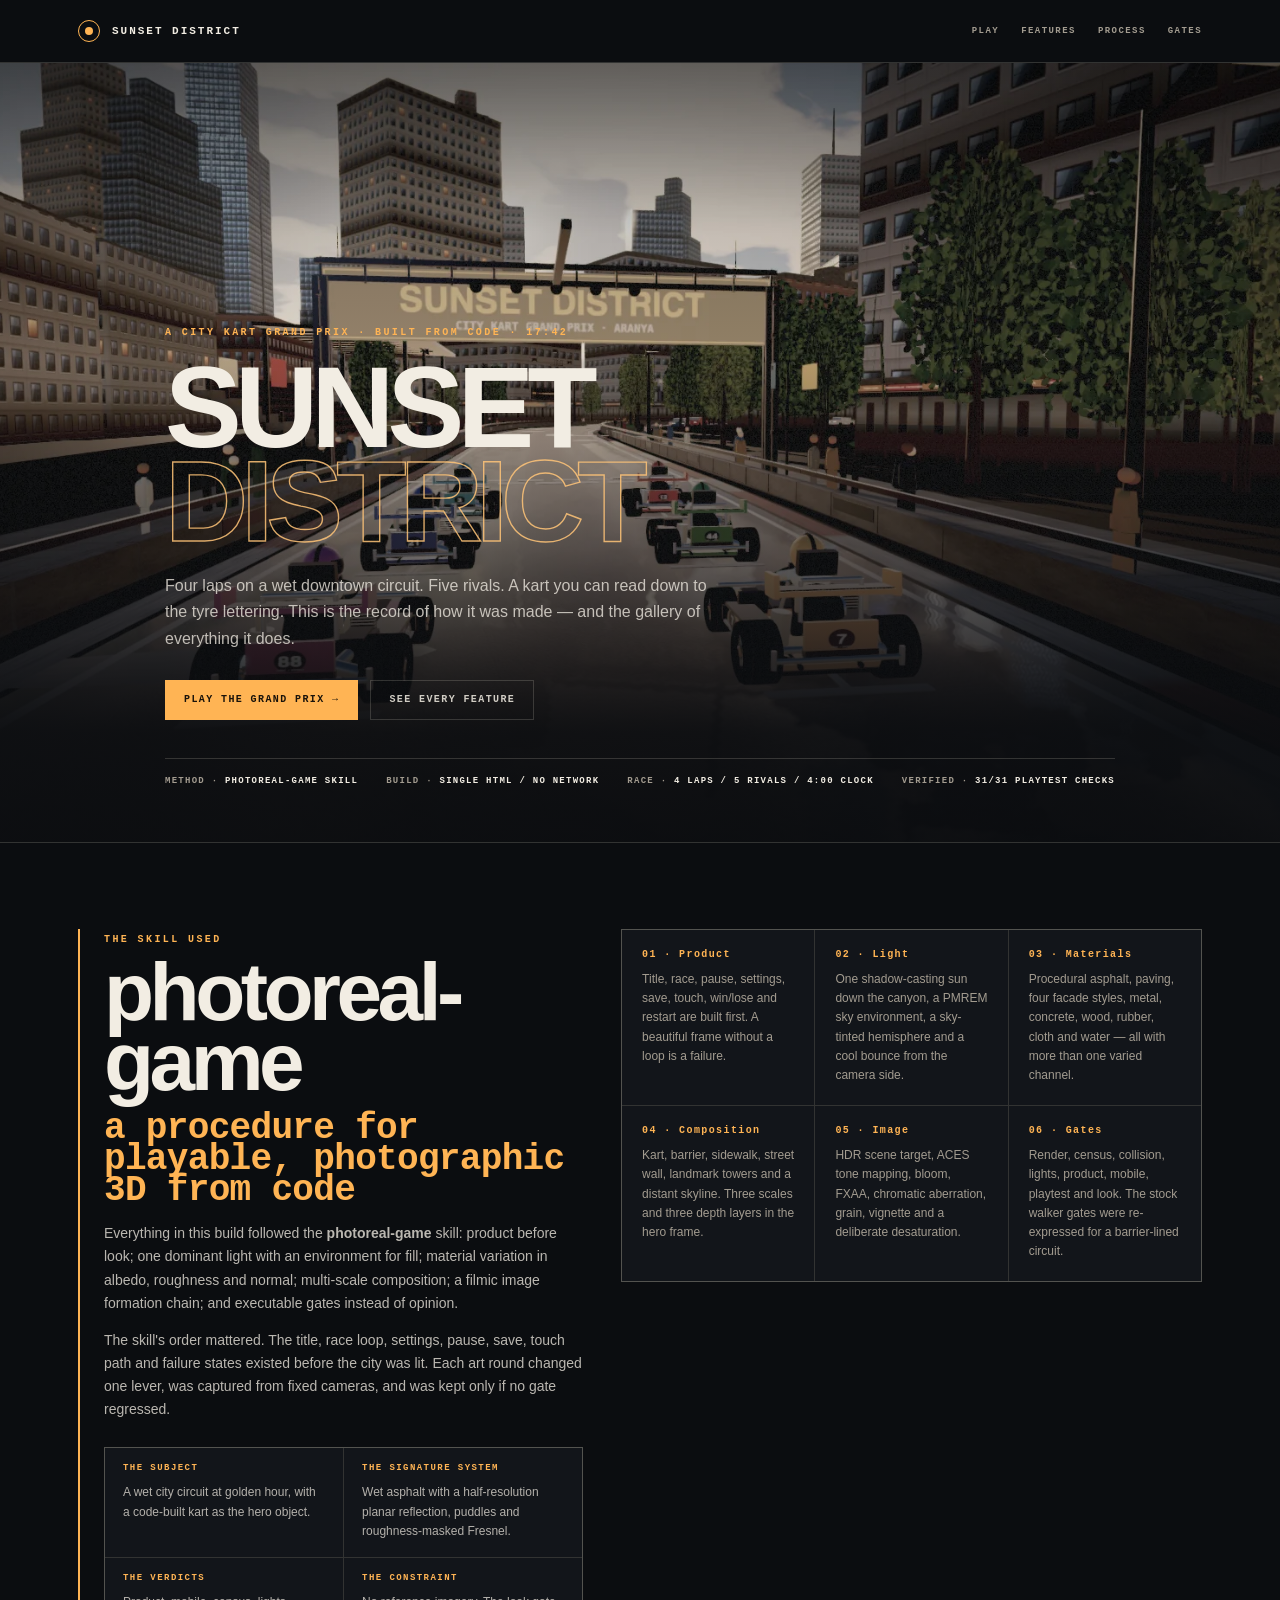
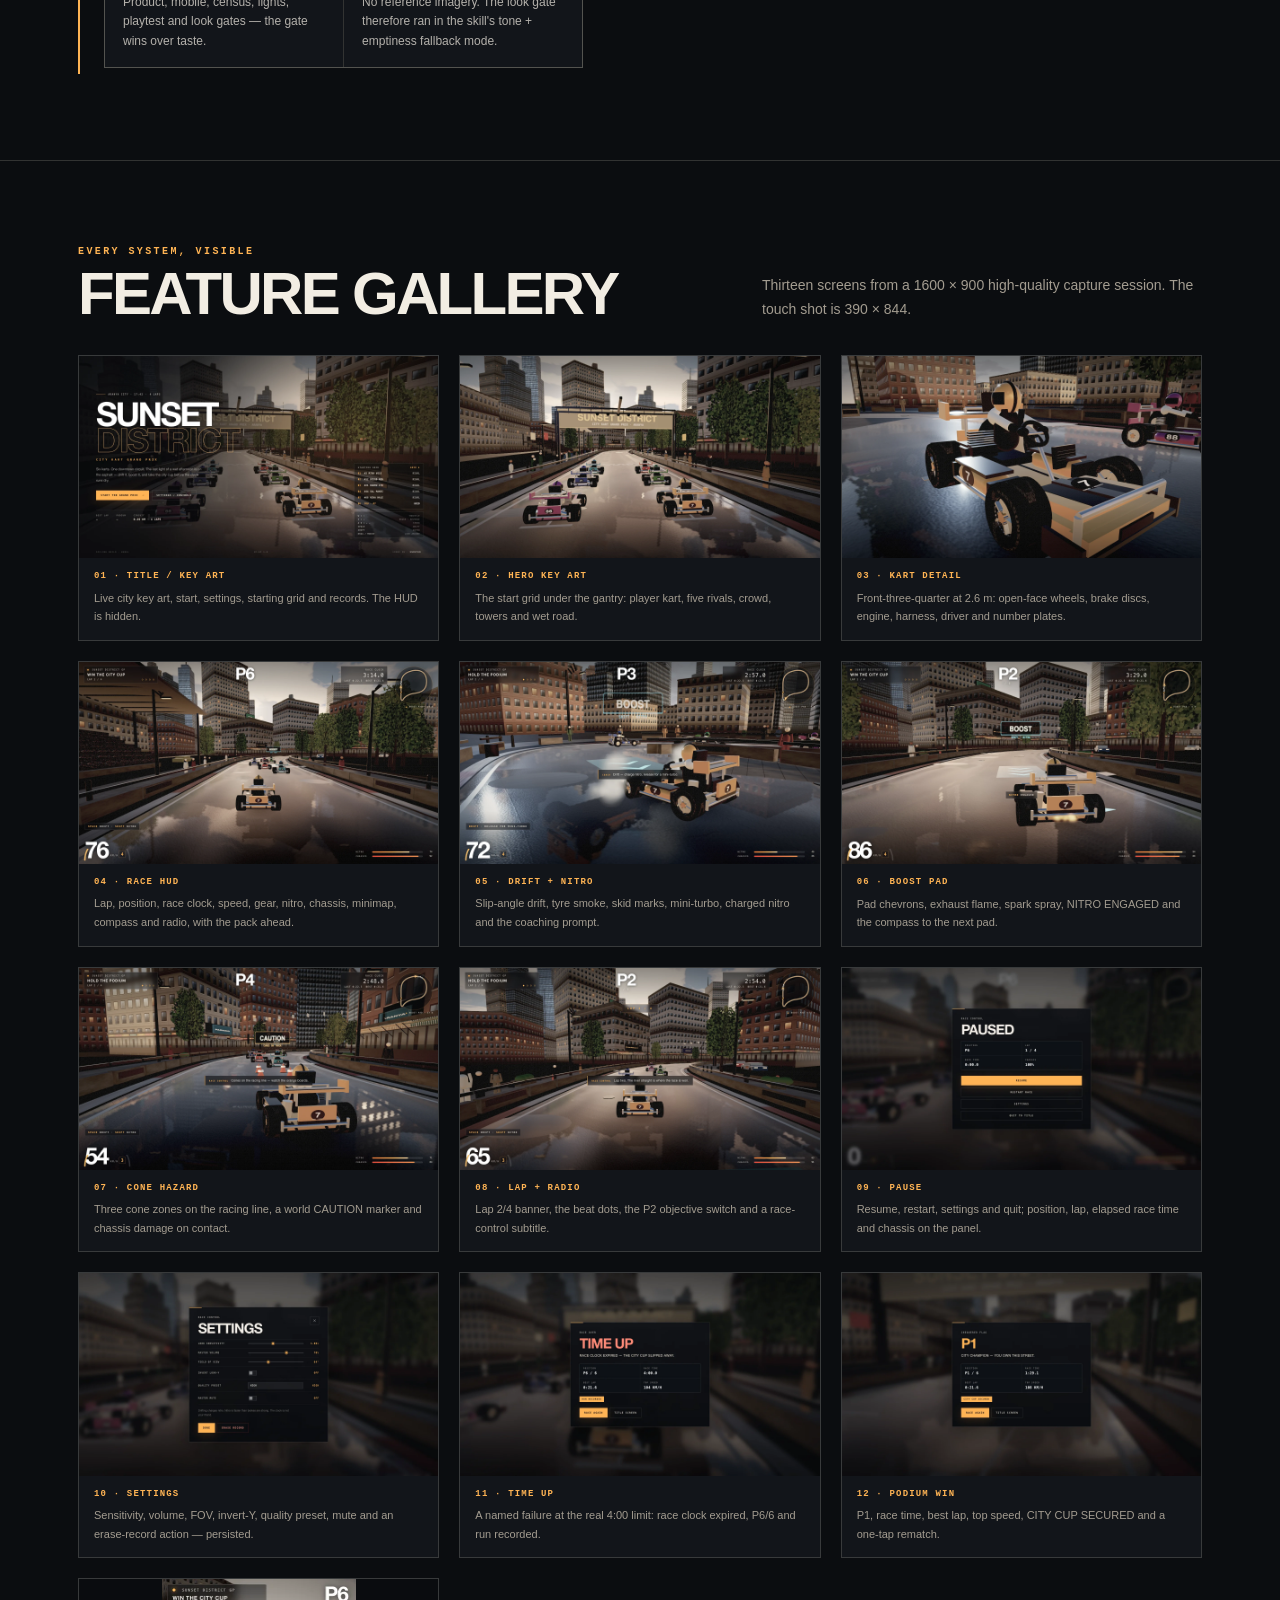
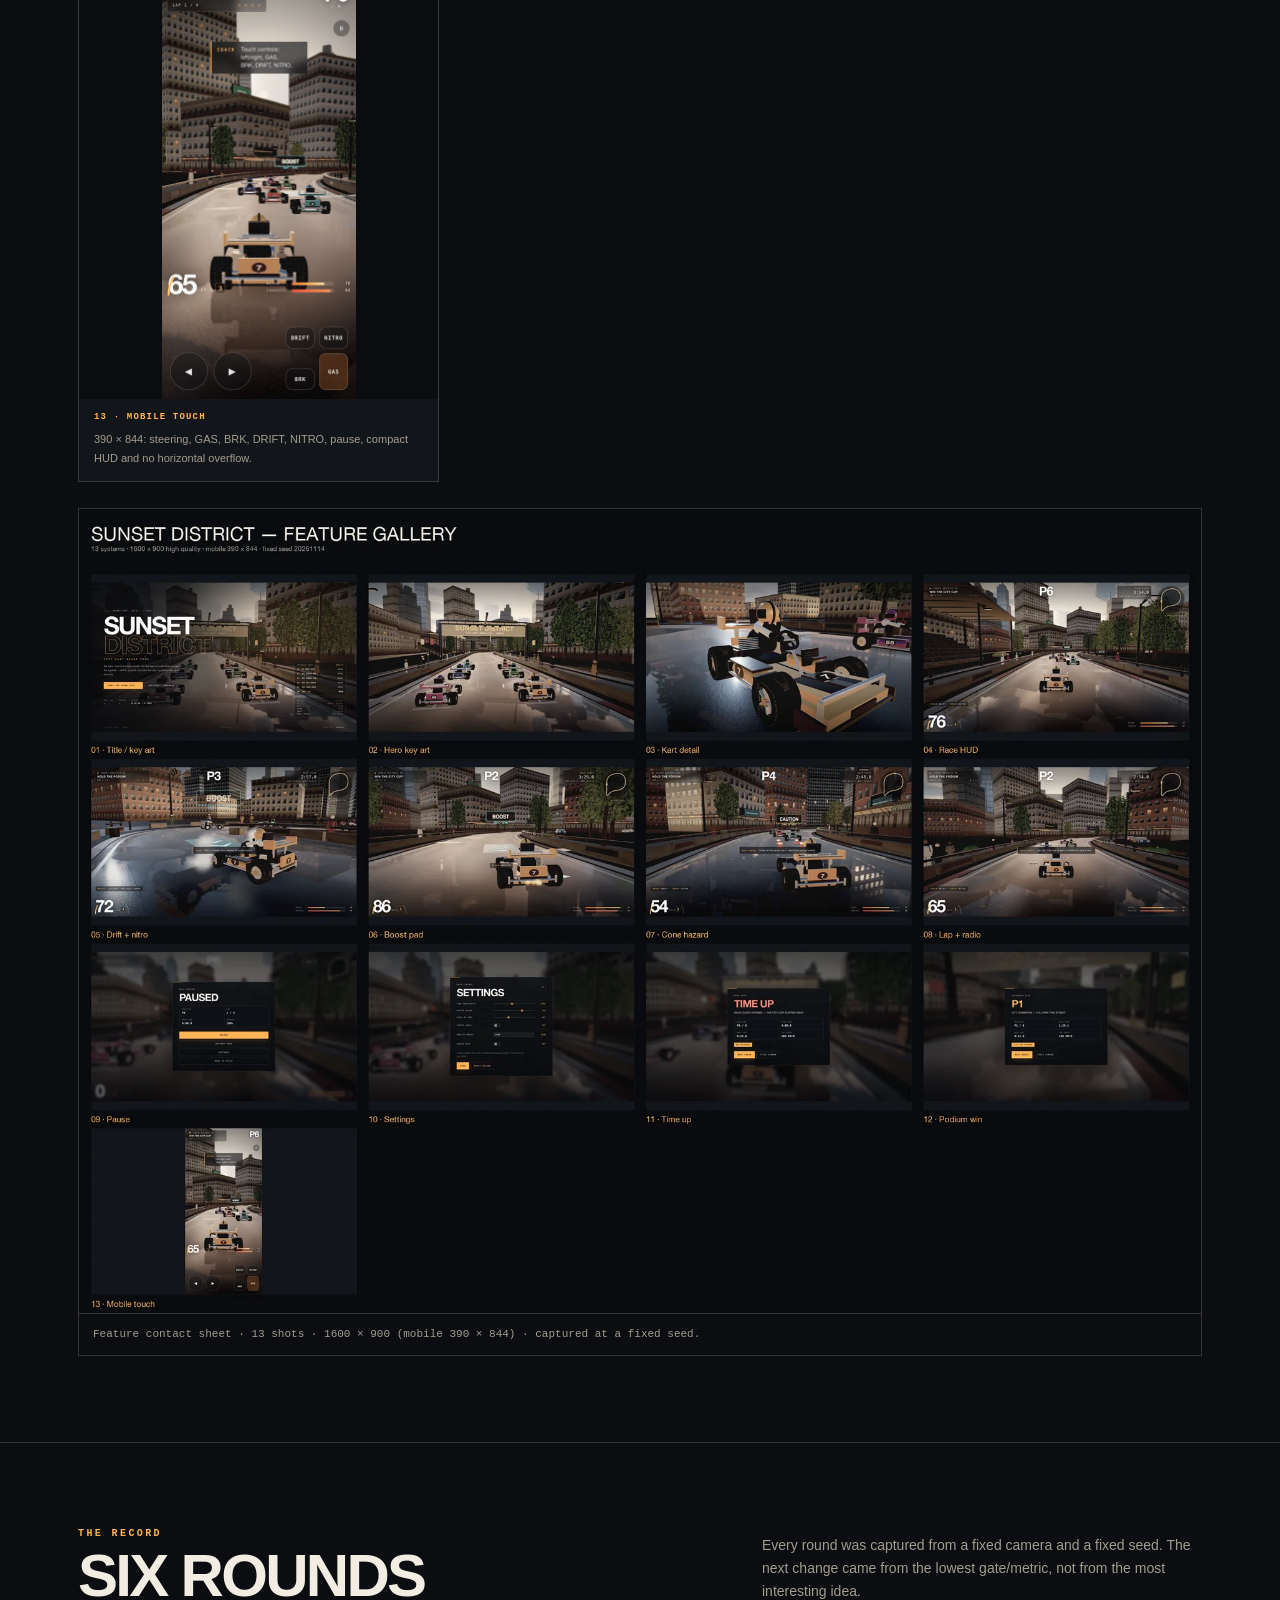
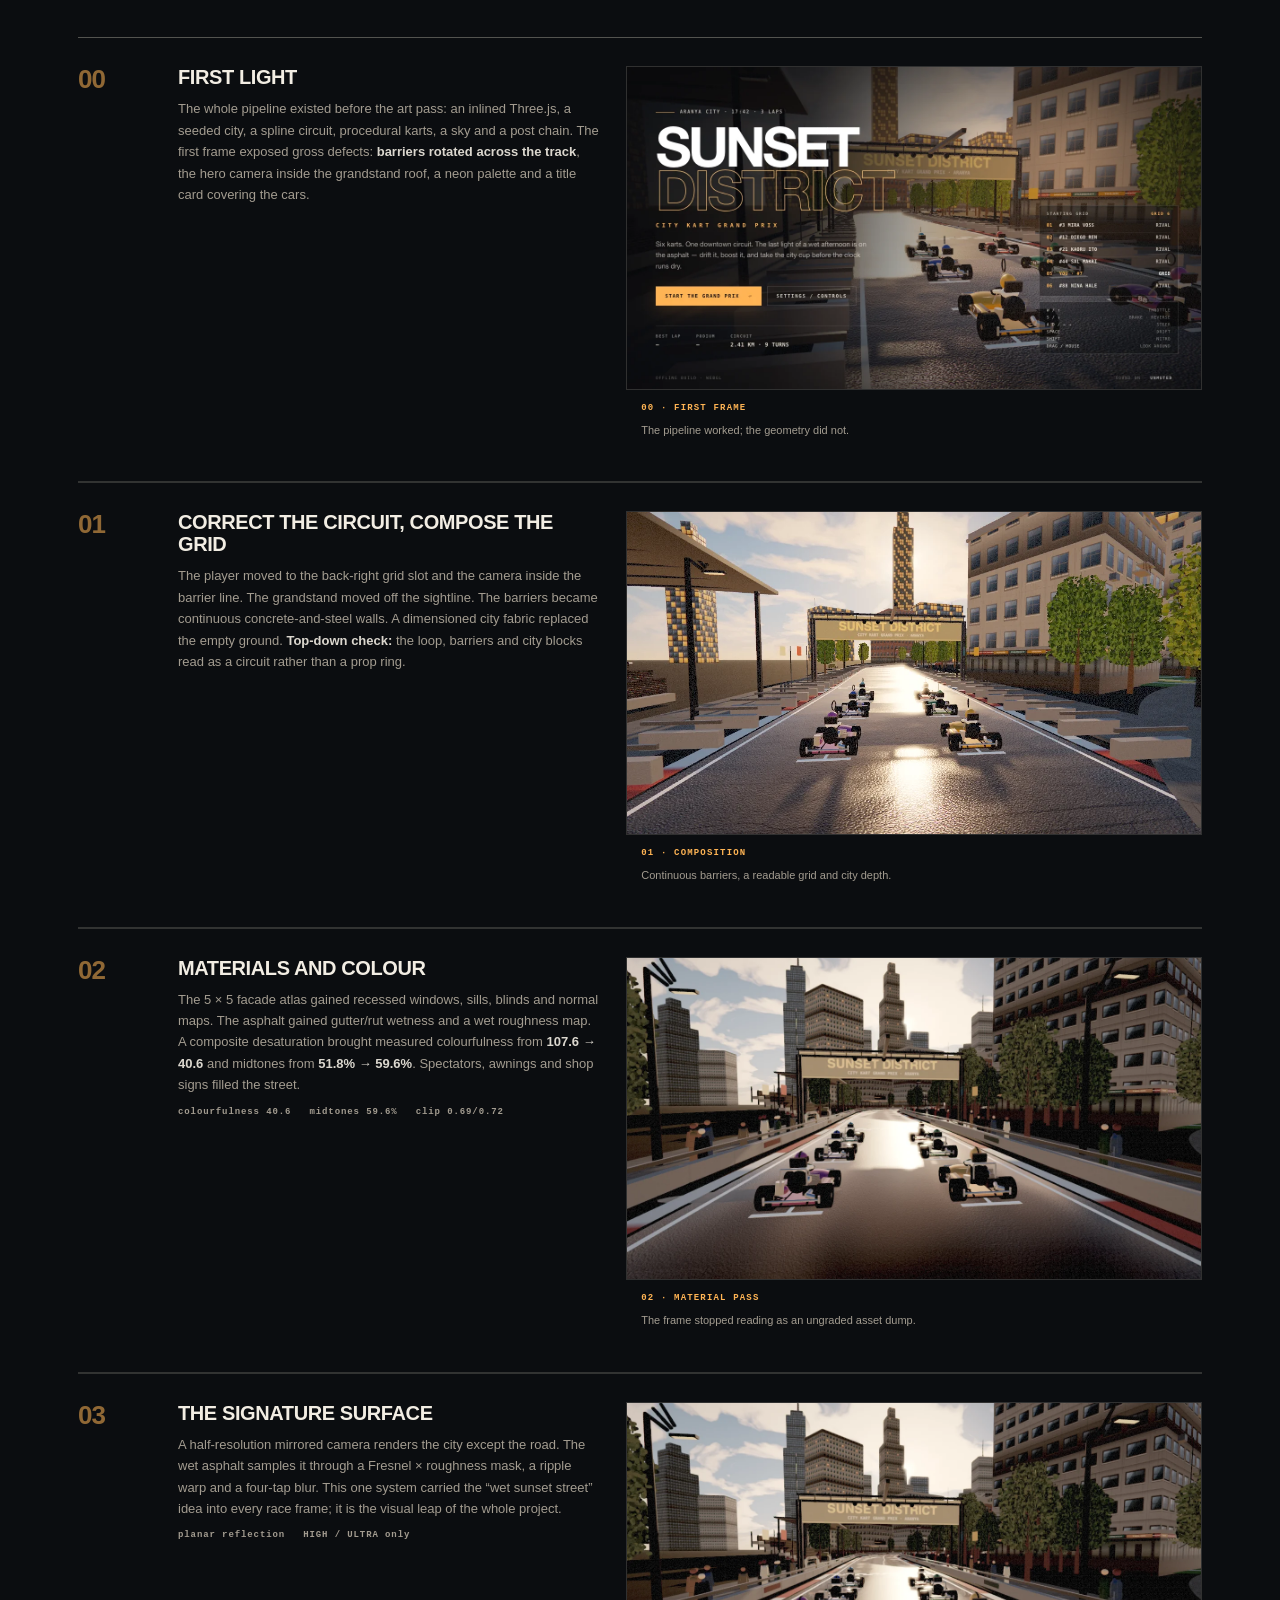
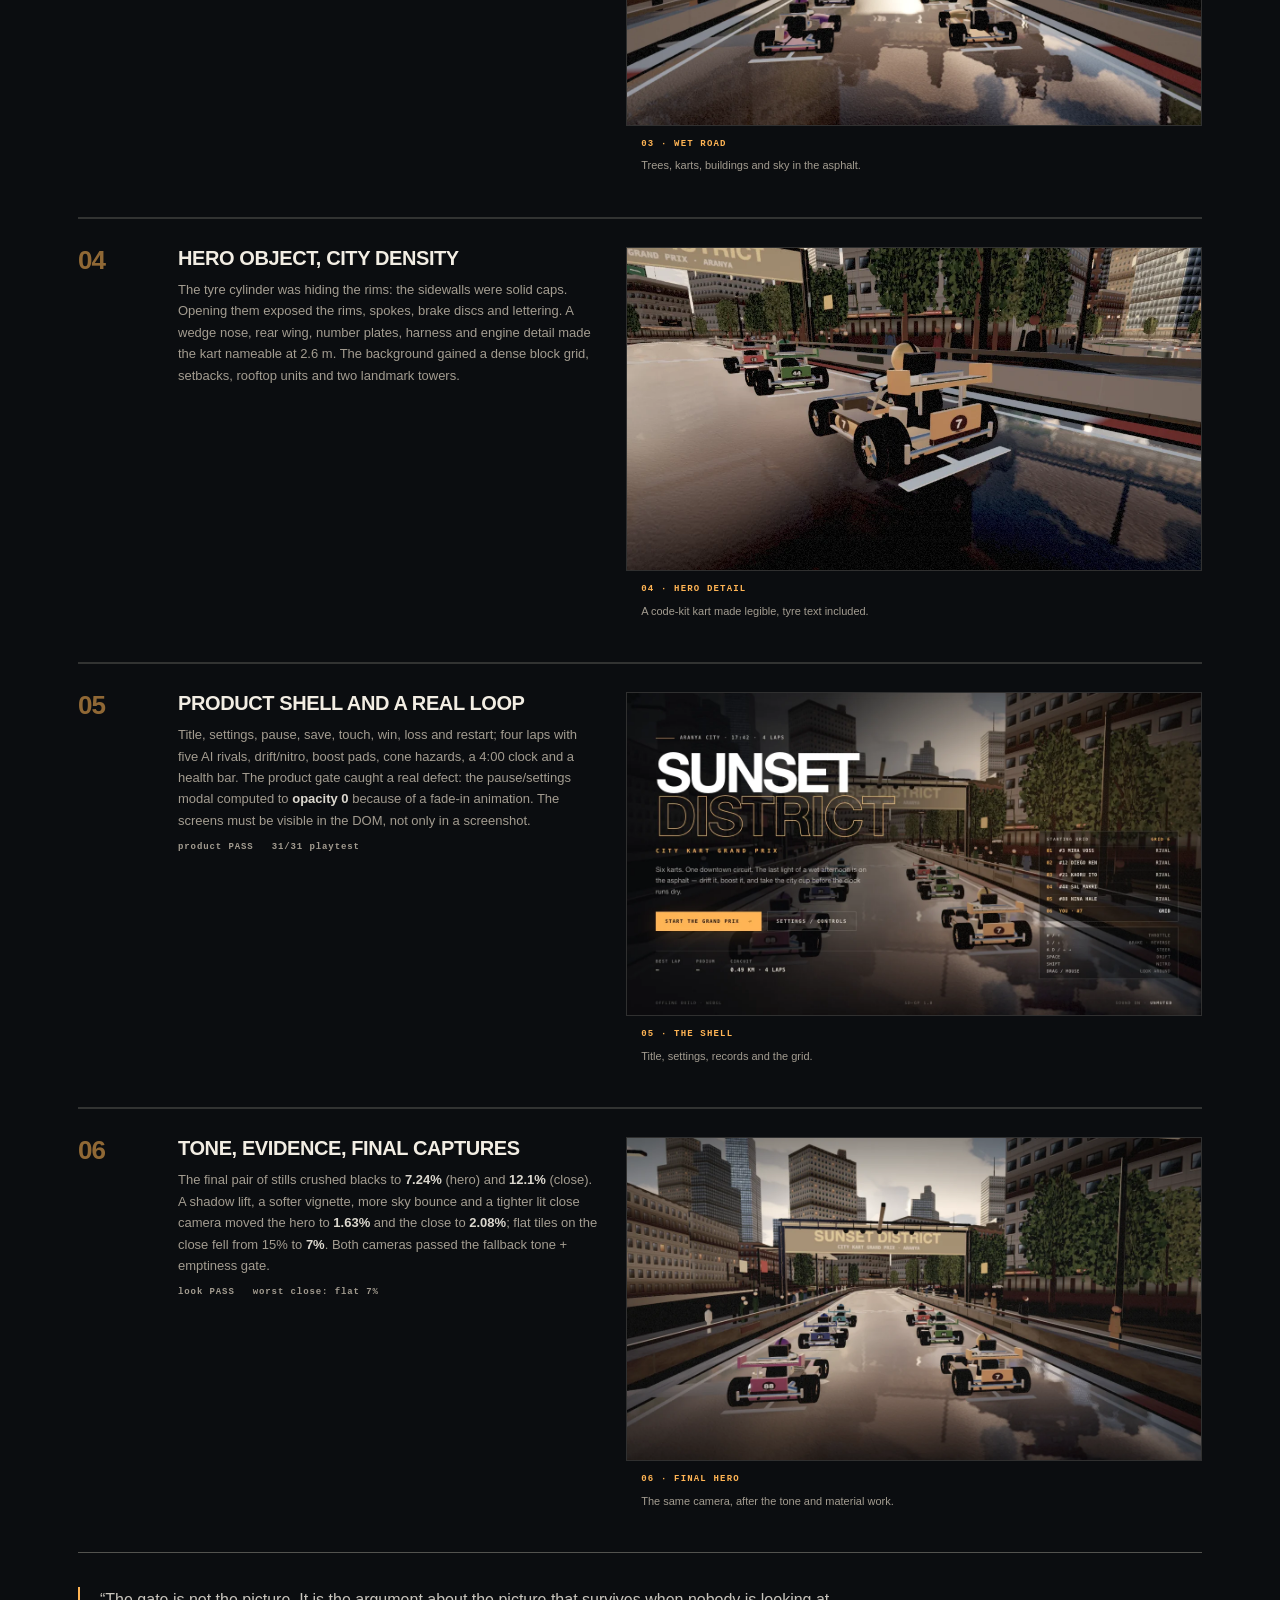
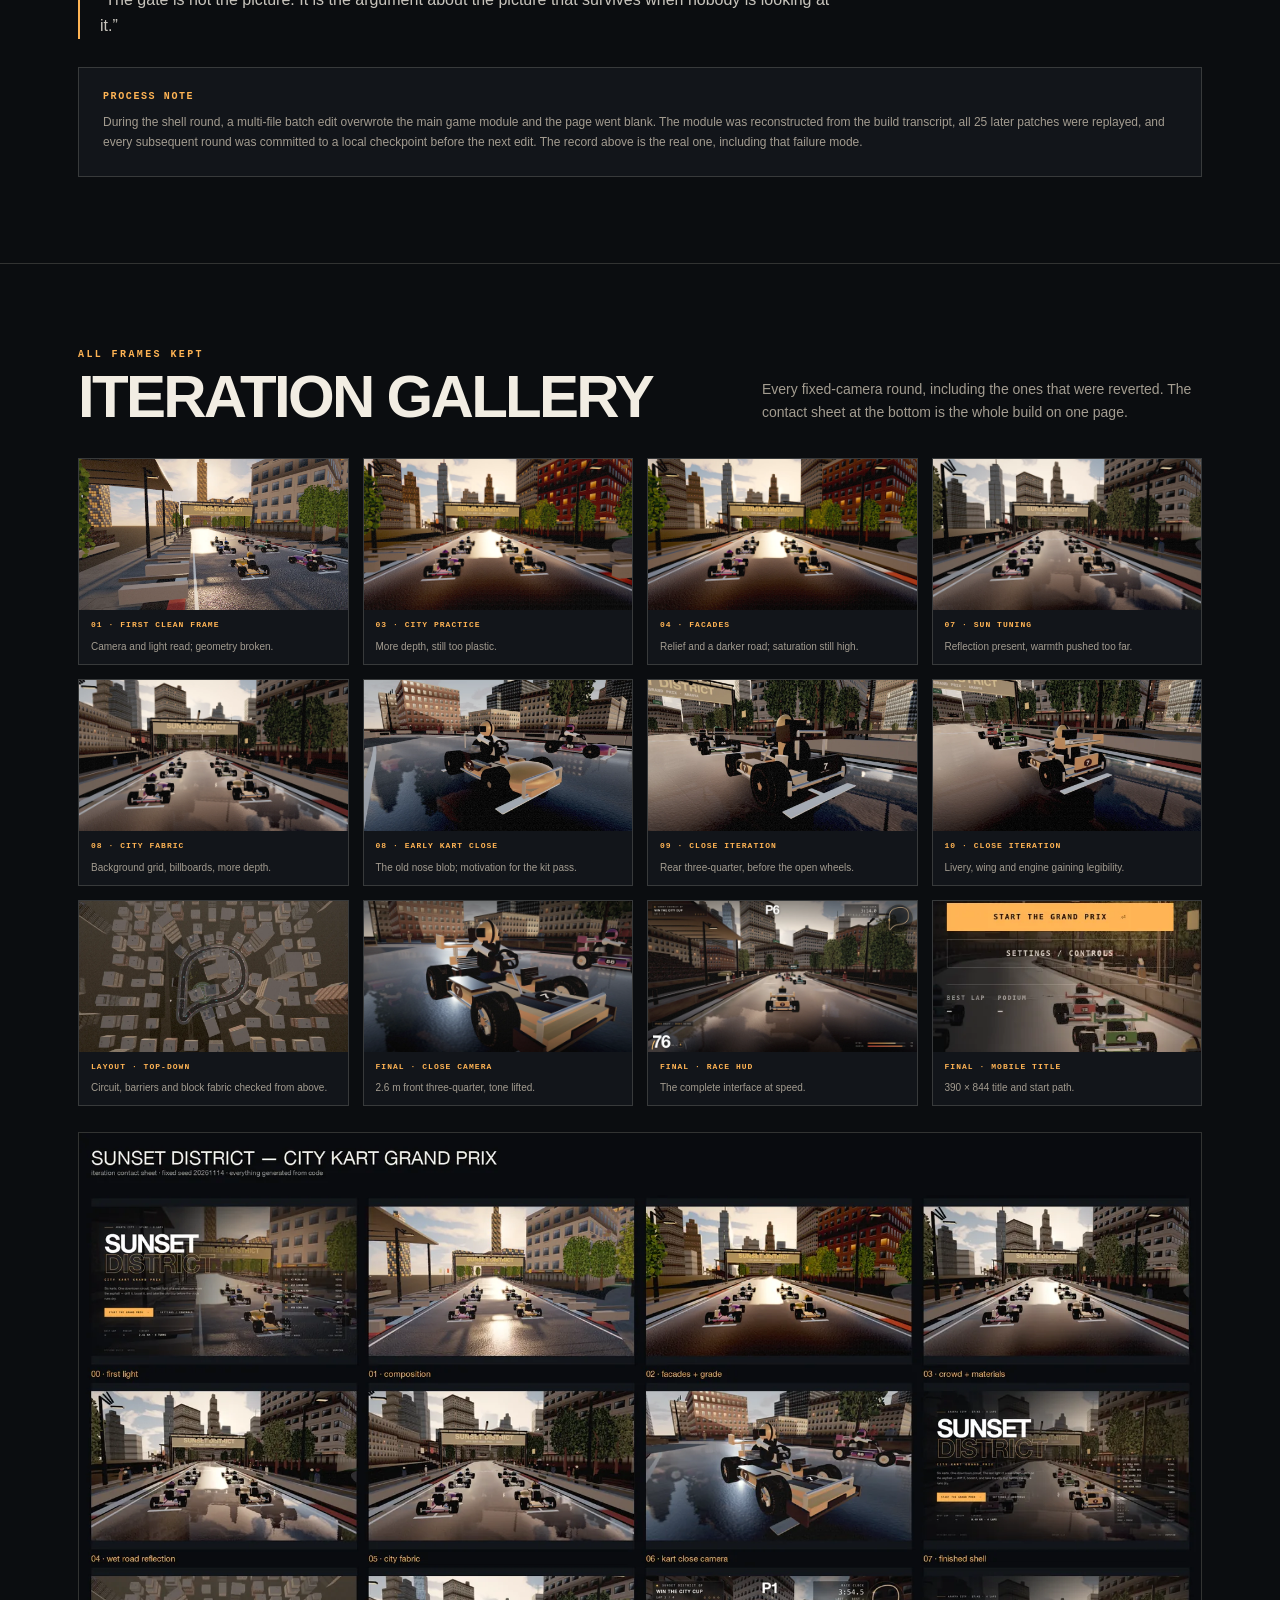
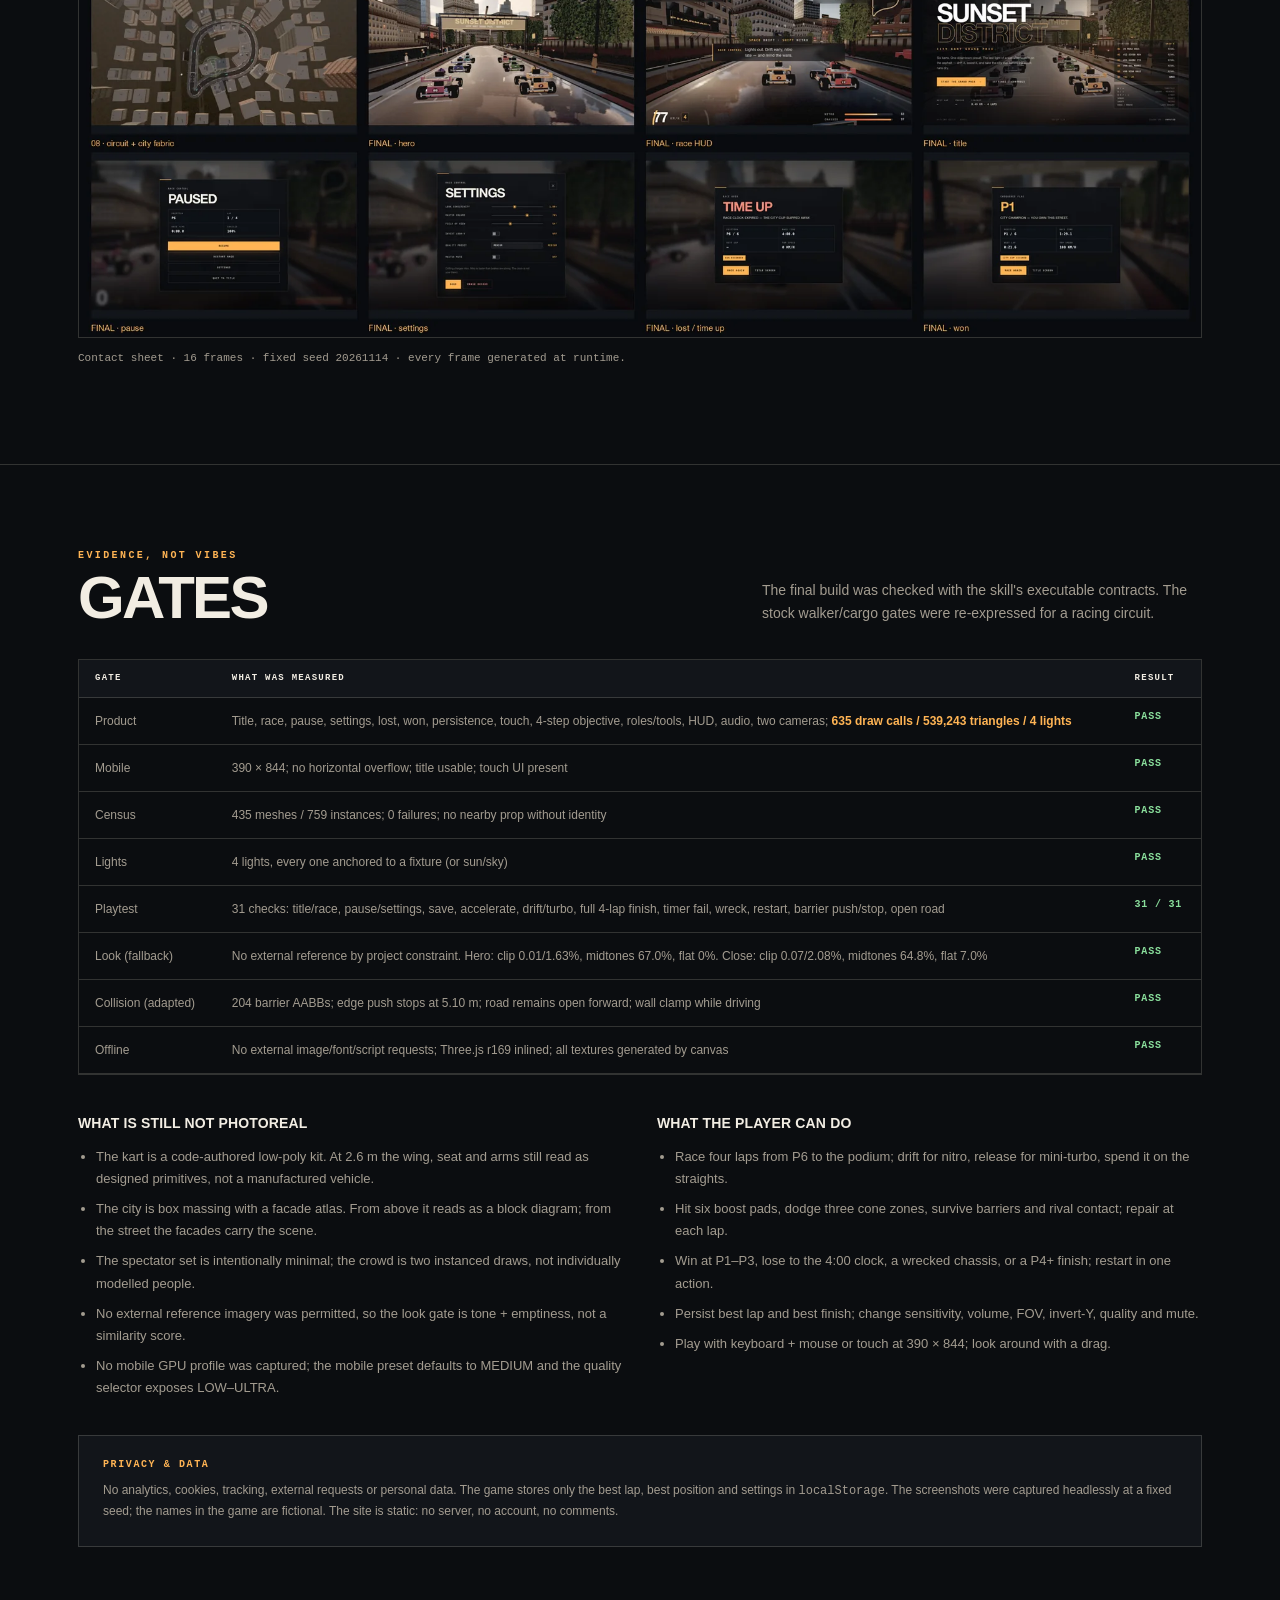
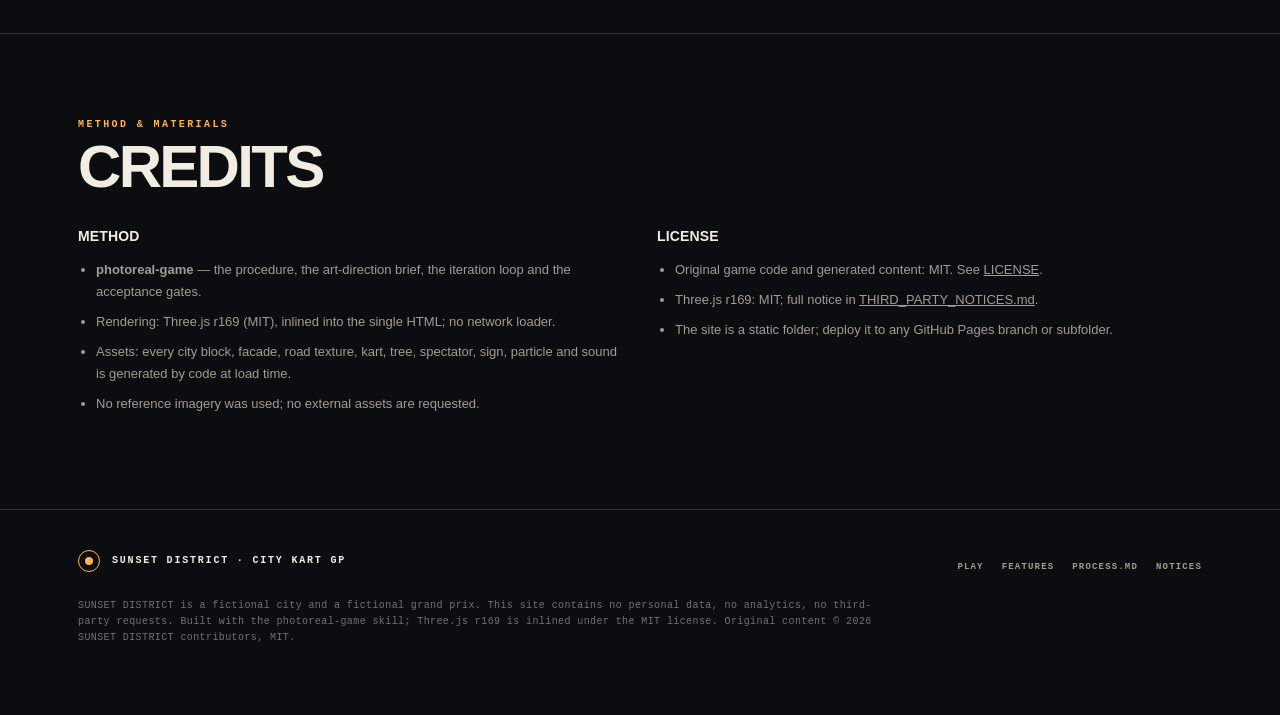
<file: process.html>
<!doctype html>
<html lang="en">
<head>
<meta charset="utf-8">
<meta name="viewport" content="width=device-width, initial-scale=1">
<title>How SUNSET DISTRICT was made — photoreal-game</title>
<meta name="description" content="The iteration record and feature gallery for SUNSET DISTRICT, a code-generated city kart racer built with the photoreal-game skill.">
<link rel="icon" href="data:image/svg+xml,%3Csvg xmlns='http://www.w3.org/2000/svg' viewBox='0 0 64 64'%3E%3Crect width='64' height='64' fill='%230b0d10'/%3E%3Ccircle cx='32' cy='32' r='21' fill='none' stroke='%23ffb454' stroke-width='4'/%3E%3Cpath d='M12 42h40L40 20H24z' fill='%23ffb454'/%3E%3C/svg%3E">
<style>
:root{--ink:#0b0d10;--panel:#12151a;--paper:#f2ede3;--muted:#a39c90;--amber:#ffb454;--hot:#ff7a2f;--line:rgba(255,244,228,.16);--mono:"SFMono-Regular",ui-monospace,Menlo,monospace;--sans:"Helvetica Neue",Inter,-apple-system,BlinkMacSystemFont,"Segoe UI",Arial,sans-serif}
*{box-sizing:border-box}
html{scroll-behavior:smooth}
body{margin:0;background:var(--ink);color:var(--paper);font-family:var(--sans);-webkit-font-smoothing:antialiased}
a{color:inherit}
.wrap{max-width:1180px;margin:0 auto;padding:0 28px}
.kicker{font:700 10px/1 var(--mono);letter-spacing:.24em;text-transform:uppercase;color:var(--amber)}
.muted{color:var(--muted)}
.nav{position:relative;z-index:10;background:#0b0d10;border-bottom:1px solid var(--line)}
.nav .wrap{display:flex;align-items:center;justify-content:space-between;height:62px;gap:20px}
.brand{display:flex;align-items:center;gap:12px;font:700 11px/1 var(--mono);letter-spacing:.18em;text-decoration:none;color:var(--paper)}
.brand i{display:block;width:22px;height:22px;border:1px solid var(--amber);border-radius:50%;position:relative}
.brand i:after{content:"";position:absolute;left:6px;top:6px;width:8px;height:8px;background:var(--amber);border-radius:50%}
.navlinks{display:flex;gap:22px;font:600 9px/1 var(--mono);letter-spacing:.16em;text-transform:uppercase;color:var(--muted)}
.navlinks a{text-decoration:none}.navlinks a:hover{color:var(--amber)}
.hero{position:relative;min-height:min(780px,92vh);display:flex;align-items:flex-end;border-bottom:1px solid var(--line);overflow:hidden}
.hero-bg{position:absolute;inset:0;background:url(assets/features/02-hero-keyshot.webp) center/cover no-repeat}
.hero:after{content:"";position:absolute;inset:0;background:linear-gradient(180deg,rgba(11,13,16,.35),rgba(11,13,16,.12) 38%,rgba(11,13,16,.94) 86%)}
.hero .wrap{position:relative;z-index:2;padding-top:90px;padding-bottom:56px}
.hero h1{font:800 clamp(60px,9vw,138px)/.82 var(--sans);letter-spacing:-.06em;margin:22px 0 0;text-transform:uppercase}
.hero h1 span{display:block;color:transparent;-webkit-text-stroke:1.4px rgba(255,196,120,.85)}
.hero-sub{max-width:560px;font:400 16px/1.65 var(--sans);color:rgba(242,237,227,.76);margin:24px 0 0}
.hero-actions{display:flex;gap:12px;flex-wrap:wrap;margin-top:28px}
.btn{display:inline-flex;align-items:center;gap:10px;text-decoration:none;padding:14px 18px;border:1px solid var(--line);font:700 10px/1 var(--mono);letter-spacing:.14em;text-transform:uppercase;transition:.2s}
.btn:hover{transform:translateY(-1px)}
.btn.primary{background:var(--amber);color:#18120a;border-color:var(--amber)}
.btn.ghost{color:rgba(242,237,227,.85)}
.btn.ghost:hover{border-color:var(--amber);color:var(--amber)}
.hero-meta{display:flex;gap:28px;flex-wrap:wrap;margin-top:38px;padding-top:18px;border-top:1px solid var(--line);font:600 9px/1 var(--mono);letter-spacing:.14em;color:var(--muted);text-transform:uppercase}
.hero-meta b{color:var(--paper);font-weight:600}
section{padding:86px 0;border-bottom:1px solid var(--line)}
.section-head{display:flex;justify-content:space-between;align-items:flex-end;gap:30px;margin-bottom:34px}
.section-head h2{font:800 clamp(34px,5vw,60px)/.9 var(--sans);letter-spacing:-.045em;margin:10px 0 0;text-transform:uppercase}
.section-head p{max-width:440px;font:400 14px/1.65 var(--sans);color:var(--muted);margin:0}
.skill-grid{display:grid;grid-template-columns:1fr 1.15fr;gap:38px;align-items:start}
.skill{border-left:2px solid var(--amber);padding:6px 0 6px 24px}
.skill h2{font:800 clamp(42px,7vw,82px)/.85 var(--sans);letter-spacing:-.055em;margin:12px 0 16px;color:var(--paper)}
.skill h2 code{font-family:var(--mono);font-size:.44em;letter-spacing:-.02em;color:var(--amber);display:block;margin-top:18px}
.skill p{max-width:480px;font:400 14px/1.65 var(--sans);color:rgba(242,237,227,.76)}
.skill-facts{display:grid;grid-template-columns:1fr 1fr;gap:1px;background:var(--line);border:1px solid var(--line);margin-top:26px}
.skill-facts div{background:var(--panel);padding:16px 18px}
.skill-facts b{display:block;font:700 9px/1 var(--mono);letter-spacing:.16em;color:var(--amber);margin-bottom:9px;text-transform:uppercase}
.skill-facts span{font:400 12px/1.55 var(--sans);color:rgba(242,237,227,.72)}
.procedure{display:grid;grid-template-columns:repeat(3,1fr);gap:1px;background:var(--line);border:1px solid var(--line)}
.procedure div{background:var(--panel);padding:20px}
.procedure b{display:block;font:700 10px/1 var(--mono);letter-spacing:.14em;color:var(--amber);margin-bottom:10px}
.procedure p{margin:0;font:400 12px/1.6 var(--sans);color:var(--muted)}
.feature-grid{display:grid;grid-template-columns:repeat(3,1fr);gap:20px}
figure{margin:0;background:var(--panel);border:1px solid var(--line);overflow:hidden}
figure img{display:block;width:100%;height:auto;aspect-ratio:16/9;object-fit:cover;background:#080a0d}
figure.portrait img{aspect-ratio:9/16;object-fit:contain;background:#0a0c0f;max-height:420px}
figcaption{padding:13px 15px 15px}
figcaption b{display:block;font:700 9px/1.2 var(--mono);letter-spacing:.13em;color:var(--amber);margin-bottom:6px;text-transform:uppercase}
figcaption span{font:400 11px/1.5 var(--sans);color:var(--muted)}
.timeline{display:flex;flex-direction:column;gap:1px;background:var(--line);border-top:1px solid var(--line);border-bottom:1px solid var(--line)}
.round{display:grid;grid-template-columns:74px 1.1fr 1.5fr;gap:26px;background:var(--ink);padding:28px 0;border-bottom:1px solid var(--line)}
.round:last-child{border-bottom:0}
.round-no{font:800 26px/1 var(--sans);letter-spacing:-.04em;color:rgba(255,180,84,.55)}
.round h3{font:700 20px/1.1 var(--sans);letter-spacing:-.02em;margin:0 0 10px;text-transform:uppercase}
.round .body{font:400 13px/1.65 var(--sans);color:var(--muted)}
.round .body b{color:rgba(242,237,227,.9);font-weight:600}
.round figure{border:0;background:transparent}
.round figure img{border:1px solid var(--line)}
.round .metric{display:flex;gap:18px;flex-wrap:wrap;margin-top:12px;font:600 9px/1 var(--mono);letter-spacing:.1em;color:var(--amber)}
.round .metric span{color:var(--muted)}
.iter-grid{display:grid;grid-template-columns:repeat(4,1fr);gap:14px}
.iter-grid figure figcaption{padding:10px 12px}
.iter-grid figure figcaption b{font-size:8px}
.iter-grid figure figcaption span{font-size:10px}
.wide{grid-column:span 2}
.contact-frame{border:1px solid var(--line);margin-top:26px}
.contact-frame img{display:block;width:100%;height:auto}
.table-wrap{overflow-x:auto;border:1px solid var(--line)}
table{border-collapse:collapse;width:100%;min-width:620px}
th,td{text-align:left;padding:14px 16px;border-bottom:1px solid var(--line);font:400 12px/1.5 var(--sans);color:var(--muted);vertical-align:top}
th{font:700 9px/1 var(--mono);letter-spacing:.14em;text-transform:uppercase;color:var(--paper);background:var(--panel)}
td b{color:var(--amber);font-weight:600}
.pass{color:#8adf9c;font:700 10px/1 var(--mono);letter-spacing:.08em}
.notes{display:grid;grid-template-columns:1fr 1fr;gap:34px}
.notes h3{font:700 14px/1.2 var(--sans);letter-spacing:.01em;text-transform:uppercase;margin:0 0 14px}
.notes ul{margin:0;padding-left:18px;color:var(--muted);font:400 13px/1.7 var(--sans)}
.notes li{margin:0 0 8px}
.quote{border-left:2px solid var(--amber);padding-left:20px;margin:34px 0 0;font:400 16px/1.6 var(--sans);color:rgba(242,237,227,.82);max-width:760px}
.privacy{border:1px solid var(--line);background:var(--panel);padding:24px;margin-top:28px}
.privacy h3{margin:0 0 10px;font:700 10px/1 var(--mono);letter-spacing:.16em;color:var(--amber);text-transform:uppercase}
.privacy p{margin:0;font:400 12px/1.7 var(--sans);color:var(--muted)}
footer{padding:40px 0 70px}
.footer-row{display:flex;align-items:flex-end;justify-content:space-between;gap:24px;flex-wrap:wrap}
.footer-row .brand{font-size:10px}
.footer-links{display:flex;gap:18px;font:600 9px/1 var(--mono);letter-spacing:.13em;text-transform:uppercase}
.footer-links a{text-decoration:none;color:var(--muted)}.footer-links a:hover{color:var(--amber)}
.legal{margin-top:26px;font:400 10px/1.6 var(--mono);letter-spacing:.04em;color:rgba(163,156,144,.7);max-width:820px}
@media(max-width:900px){
  .skill-grid,.notes{grid-template-columns:1fr}
  .feature-grid{grid-template-columns:repeat(2,1fr)}
  .procedure{grid-template-columns:1fr}
  .round{grid-template-columns:48px 1fr;gap:18px}
  .round figure{grid-column:2}
  .iter-grid{grid-template-columns:repeat(2,1fr)}
  .wide{grid-column:span 2}
}
@media(max-width:620px){
  .wrap{padding:0 18px}
  .navlinks{display:none}
  .hero{min-height:88vh}
  .hero h1{font-size:clamp(52px,15vw,84px)}
  .hero-sub{font-size:14px}
  .section-head{display:block}
  .section-head p{margin-top:14px}
  .feature-grid{grid-template-columns:1fr}
  .iter-grid{grid-template-columns:1fr}
  .wide{grid-column:auto}
  .notes{gap:28px}
  .round{grid-template-columns:1fr;gap:10px;padding:22px 0}
  .round-no{font-size:16px;color:var(--amber)}
  .round figure{grid-column:auto}
  .skill-facts{grid-template-columns:1fr}
  section{padding:58px 0}
}
</style>
</head>
<body>
<nav class="nav"><div class="wrap">
  <a class="brand" href="index.html"><i></i>SUNSET DISTRICT</a>
  <div class="navlinks">
    <a href="index.html">Play</a><a href="#features">Features</a><a href="#process">Process</a><a href="#gates">Gates</a>
  </div>
</div></nav>

<header class="hero">
  <div class="hero-bg"></div>
  <div class="wrap">
    <div class="kicker">A city kart grand prix · built from code · 17:42</div>
    <h1>SUNSET<span>DISTRICT</span></h1>
    <p class="hero-sub">Four laps on a wet downtown circuit. Five rivals. A kart you can read down to the tyre lettering. This is the record of how it was made — and the gallery of everything it does.</p>
    <div class="hero-actions">
      <a class="btn primary" href="index.html">Play the grand prix →</a>
      <a class="btn ghost" href="#features">See every feature</a>
    </div>
    <div class="hero-meta">
      <span>Method · <b>photoreal-game skill</b></span>
      <span>Build · <b>single HTML / no network</b></span>
      <span>Race · <b>4 laps / 5 rivals / 4:00 clock</b></span>
      <span>Verified · <b>31/31 playtest checks</b></span>
    </div>
  </div>
</header>

<main>
<section id="skill">
  <div class="wrap">
    <div class="skill-grid">
      <div class="skill">
        <div class="kicker">The skill used</div>
        <h2>photoreal-game<code>a procedure for playable, photographic 3D from code</code></h2>
        <p>Everything in this build followed the <b>photoreal-game</b> skill: product before look; one dominant light with an environment for fill; material variation in albedo, roughness and normal; multi-scale composition; a filmic image formation chain; and executable gates instead of opinion.</p>
        <p>The skill's order mattered. The title, race loop, settings, pause, save, touch path and failure states existed before the city was lit. Each art round changed one lever, was captured from fixed cameras, and was kept only if no gate regressed.</p>
        <div class="skill-facts">
          <div><b>The subject</b><span>A wet city circuit at golden hour, with a code-built kart as the hero object.</span></div>
          <div><b>The signature system</b><span>Wet asphalt with a half-resolution planar reflection, puddles and roughness-masked Fresnel.</span></div>
          <div><b>The verdicts</b><span>Product, mobile, census, lights, playtest and look gates — the gate wins over taste.</span></div>
          <div><b>The constraint</b><span>No reference imagery. The look gate therefore ran in the skill's tone + emptiness fallback mode.</span></div>
        </div>
      </div>
      <div>
        <div class="procedure">
          <div><b>01 · Product</b><p>Title, race, pause, settings, save, touch, win/lose and restart are built first. A beautiful frame without a loop is a failure.</p></div>
          <div><b>02 · Light</b><p>One shadow-casting sun down the canyon, a PMREM sky environment, a sky-tinted hemisphere and a cool bounce from the camera side.</p></div>
          <div><b>03 · Materials</b><p>Procedural asphalt, paving, four facade styles, metal, concrete, wood, rubber, cloth and water — all with more than one varied channel.</p></div>
          <div><b>04 · Composition</b><p>Kart, barrier, sidewalk, street wall, landmark towers and a distant skyline. Three scales and three depth layers in the hero frame.</p></div>
          <div><b>05 · Image</b><p>HDR scene target, ACES tone mapping, bloom, FXAA, chromatic aberration, grain, vignette and a deliberate desaturation.</p></div>
          <div><b>06 · Gates</b><p>Render, census, collision, lights, product, mobile, playtest and look. The stock walker gates were re-expressed for a barrier-lined circuit.</p></div>
        </div>
      </div>
    </div>
  </div>
</section>

<section id="features">
  <div class="wrap">
    <div class="section-head">
      <div><div class="kicker">Every system, visible</div><h2>Feature gallery</h2></div>
      <p>Thirteen screens from a 1600 × 900 high-quality capture session. The touch shot is 390 × 844.</p>
    </div>
    <div class="feature-grid">
      <figure><img loading="lazy" src="assets/features/01-title.webp" alt="SUNSET DISTRICT title screen"><figcaption><b>01 · Title / key art</b><span>Live city key art, start, settings, starting grid and records. The HUD is hidden.</span></figcaption></figure>
      <figure><img loading="lazy" src="assets/features/02-hero-keyshot.webp" alt="Start grid and city canyon"><figcaption><b>02 · Hero key art</b><span>The start grid under the gantry: player kart, five rivals, crowd, towers and wet road.</span></figcaption></figure>
      <figure><img loading="lazy" src="assets/features/03-kart-close.webp" alt="Kart close-up"><figcaption><b>03 · Kart detail</b><span>Front-three-quarter at 2.6 m: open-face wheels, brake discs, engine, harness, driver and number plates.</span></figcaption></figure>
      <figure><img loading="lazy" src="assets/features/04-race-hud.webp" alt="Race HUD and pack"><figcaption><b>04 · Race HUD</b><span>Lap, position, race clock, speed, gear, nitro, chassis, minimap, compass and radio, with the pack ahead.</span></figcaption></figure>
      <figure><img loading="lazy" src="assets/features/05-drift-nitro.webp" alt="Drifting kart with tyre smoke"><figcaption><b>05 · Drift + nitro</b><span>Slip-angle drift, tyre smoke, skid marks, mini-turbo, charged nitro and the coaching prompt.</span></figcaption></figure>
      <figure><img loading="lazy" src="assets/features/06-boost-pad.webp" alt="Boost pad and exhaust flames"><figcaption><b>06 · Boost pad</b><span>Pad chevrons, exhaust flame, spark spray, NITRO ENGAGED and the compass to the next pad.</span></figcaption></figure>
      <figure><img loading="lazy" src="assets/features/07-cone-hazard.webp" alt="Cone hazard and caution marker"><figcaption><b>07 · Cone hazard</b><span>Three cone zones on the racing line, a world CAUTION marker and chassis damage on contact.</span></figcaption></figure>
      <figure><img loading="lazy" src="assets/features/08-lap-radio.webp" alt="Lap banner and radio subtitle"><figcaption><b>08 · Lap + radio</b><span>Lap 2/4 banner, the beat dots, the P2 objective switch and a race-control subtitle.</span></figcaption></figure>
      <figure><img loading="lazy" src="assets/features/09-pause.webp" alt="Pause screen"><figcaption><b>09 · Pause</b><span>Resume, restart, settings and quit; position, lap, elapsed race time and chassis on the panel.</span></figcaption></figure>
      <figure><img loading="lazy" src="assets/features/10-settings.webp" alt="Settings screen"><figcaption><b>10 · Settings</b><span>Sensitivity, volume, FOV, invert-Y, quality preset, mute and an erase-record action — persisted.</span></figcaption></figure>
      <figure><img loading="lazy" src="assets/features/11-time-up.webp" alt="Time-up failure screen"><figcaption><b>11 · Time up</b><span>A named failure at the real 4:00 limit: race clock expired, P6/6 and run recorded.</span></figcaption></figure>
      <figure><img loading="lazy" src="assets/features/12-podium-win.webp" alt="Podium win screen"><figcaption><b>12 · Podium win</b><span>P1, race time, best lap, top speed, CITY CUP SECURED and a one-tap rematch.</span></figcaption></figure>
      <figure class="portrait"><img loading="lazy" src="assets/features/13-mobile-touch.webp" alt="Mobile touch layout"><figcaption><b>13 · Mobile touch</b><span>390 × 844: steering, GAS, BRK, DRIFT, NITRO, pause, compact HUD and no horizontal overflow.</span></figcaption></figure>
    </div>
    <div class="contact-frame"><img loading="lazy" src="assets/feature-contact-sheet.webp" alt="Feature contact sheet"><p class="muted" style="font:400 11px/1.6 var(--mono);padding:12px 14px;margin:0;border-top:1px solid var(--line)">Feature contact sheet · 13 shots · 1600 × 900 (mobile 390 × 844) · captured at a fixed seed.</p></div>
  </div>
</section>

<section id="process">
  <div class="wrap">
    <div class="section-head">
      <div><div class="kicker">The record</div><h2>Six rounds</h2></div>
      <p>Every round was captured from a fixed camera and a fixed seed. The next change came from the lowest gate/metric, not from the most interesting idea.</p>
    </div>
    <div class="timeline">
      <div class="round">
        <div class="round-no">00</div>
        <div><h3>First light</h3><div class="body">The whole pipeline existed before the art pass: an inlined Three.js, a seeded city, a spline circuit, procedural karts, a sky and a post chain. The first frame exposed gross defects: <b>barriers rotated across the track</b>, the hero camera inside the grandstand roof, a neon palette and a title card covering the cars.</div></div>
        <figure><img loading="lazy" src="assets/iterations/r00.webp" alt="First framed title screen"><figcaption><b>00 · first frame</b><span>The pipeline worked; the geometry did not.</span></figcaption></figure>
      </div>
      <div class="round">
        <div class="round-no">01</div>
        <div><h3>Correct the circuit, compose the grid</h3><div class="body">The player moved to the back-right grid slot and the camera inside the barrier line. The grandstand moved off the sightline. The barriers became continuous concrete-and-steel walls. A dimensioned city fabric replaced the empty ground. <b>Top-down check:</b> the loop, barriers and city blocks read as a circuit rather than a prop ring.</div></div>
        <figure><img loading="lazy" src="assets/iterations/r02.webp" alt="Composition after the barrier fix"><figcaption><b>01 · composition</b><span>Continuous barriers, a readable grid and city depth.</span></figcaption></figure>
      </div>
      <div class="round">
        <div class="round-no">02</div>
        <div><h3>Materials and colour</h3><div class="body">The 5 × 5 facade atlas gained recessed windows, sills, blinds and normal maps. The asphalt gained gutter/rut wetness and a wet roughness map. A composite desaturation brought measured colourfulness from <b>107.6 → 40.6</b> and midtones from <b>51.8% → 59.6%</b>. Spectators, awnings and shop signs filled the street.</div><div class="metric"><span>colourfulness 40.6</span><span>midtones 59.6%</span><span>clip 0.69/0.72</span></div></div>
        <figure><img loading="lazy" src="assets/iterations/r05.webp" alt="Materials and crowd pass"><figcaption><b>02 · material pass</b><span>The frame stopped reading as an ungraded asset dump.</span></figcaption></figure>
      </div>
      <div class="round">
        <div class="round-no">03</div>
        <div><h3>The signature surface</h3><div class="body">A half-resolution mirrored camera renders the city except the road. The wet asphalt samples it through a Fresnel × roughness mask, a ripple warp and a four-tap blur. This one system carried the “wet sunset street” idea into every race frame; it is the visual leap of the whole project.</div><div class="metric"><span>planar reflection</span><span>HIGH / ULTRA only</span></div></div>
        <figure><img loading="lazy" src="assets/iterations/r06.webp" alt="Planar reflection on the wet road"><figcaption><b>03 · wet road</b><span>Trees, karts, buildings and sky in the asphalt.</span></figcaption></figure>
      </div>
      <div class="round">
        <div class="round-no">04</div>
        <div><h3>Hero object, city density</h3><div class="body">The tyre cylinder was hiding the rims: the sidewalls were solid caps. Opening them exposed the rims, spokes, brake discs and lettering. A wedge nose, rear wing, number plates, harness and engine detail made the kart nameable at 2.6 m. The background gained a dense block grid, setbacks, rooftop units and two landmark towers.</div></div>
        <figure><img loading="lazy" src="assets/iterations/r11.webp" alt="Kart close-up with open wheel faces"><figcaption><b>04 · hero detail</b><span>A code-kit kart made legible, tyre text included.</span></figcaption></figure>
      </div>
      <div class="round">
        <div class="round-no">05</div>
        <div><h3>Product shell and a real loop</h3><div class="body">Title, settings, pause, save, touch, win, loss and restart; four laps with five AI rivals, drift/nitro, boost pads, cone hazards, a 4:00 clock and a health bar. The product gate caught a real defect: the pause/settings modal computed to <b>opacity 0</b> because of a fade-in animation. The screens must be visible in the DOM, not only in a screenshot.</div><div class="metric"><span>product PASS</span><span>31/31 playtest</span></div></div>
        <figure><img loading="lazy" src="assets/iterations/r12.webp" alt="Finished title shell"><figcaption><b>05 · the shell</b><span>Title, settings, records and the grid.</span></figcaption></figure>
      </div>
      <div class="round">
        <div class="round-no">06</div>
        <div><h3>Tone, evidence, final captures</h3><div class="body">The final pair of stills crushed blacks to <b>7.24%</b> (hero) and <b>12.1%</b> (close). A shadow lift, a softer vignette, more sky bounce and a tighter lit close camera moved the hero to <b>1.63%</b> and the close to <b>2.08%</b>; flat tiles on the close fell from 15% to <b>7%</b>. Both cameras passed the fallback tone + emptiness gate.</div><div class="metric"><span>look PASS</span><span>worst close: flat 7%</span></div></div>
        <figure><img loading="lazy" src="assets/iterations/final-hero.webp" alt="Final hero frame"><figcaption><b>06 · final hero</b><span>The same camera, after the tone and material work.</span></figcaption></figure>
      </div>
    </div>
    <div class="quote">“The gate is not the picture. It is the argument about the picture that survives when nobody is looking at it.”</div>
    <div class="privacy"><h3>Process note</h3><p>During the shell round, a multi-file batch edit overwrote the main game module and the page went blank. The module was reconstructed from the build transcript, all 25 later patches were replayed, and every subsequent round was committed to a local checkpoint before the next edit. The record above is the real one, including that failure mode.</p></div>
  </div>
</section>

<section id="iterations">
  <div class="wrap">
    <div class="section-head">
      <div><div class="kicker">All frames kept</div><h2>Iteration gallery</h2></div>
      <p>Every fixed-camera round, including the ones that were reverted. The contact sheet at the bottom is the whole build on one page.</p>
    </div>
    <div class="iter-grid">
      <figure><img loading="lazy" src="assets/iterations/r01.webp" alt="Clean first scene"><figcaption><b>01 · first clean frame</b><span>Camera and light read; geometry broken.</span></figcaption></figure>
      <figure><img loading="lazy" src="assets/iterations/r03.webp" alt="Practice city frame"><figcaption><b>03 · city practice</b><span>More depth, still too plastic.</span></figcaption></figure>
      <figure><img loading="lazy" src="assets/iterations/r04.webp" alt="Post-facade frame"><figcaption><b>04 · facades</b><span>Relief and a darker road; saturation still high.</span></figcaption></figure>
      <figure><img loading="lazy" src="assets/iterations/r07.webp" alt="Sun tuning frame"><figcaption><b>07 · sun tuning</b><span>Reflection present, warmth pushed too far.</span></figcaption></figure>
      <figure><img loading="lazy" src="assets/iterations/r08-dense.webp" alt="Dense city fabric"><figcaption><b>08 · city fabric</b><span>Background grid, billboards, more depth.</span></figcaption></figure>
      <figure><img loading="lazy" src="assets/iterations/r08-kart-close.webp" alt="Early kart close"><figcaption><b>08 · early kart close</b><span>The old nose blob; motivation for the kit pass.</span></figcaption></figure>
      <figure><img loading="lazy" src="assets/iterations/r09-kart-close.webp" alt="Kart close iteration"><figcaption><b>09 · close iteration</b><span>Rear three-quarter, before the open wheels.</span></figcaption></figure>
      <figure><img loading="lazy" src="assets/iterations/r10-kart-close.webp" alt="Kart close iteration"><figcaption><b>10 · close iteration</b><span>Livery, wing and engine gaining legibility.</span></figcaption></figure>
      <figure><img loading="lazy" src="assets/iterations/layout-top2.webp" alt="Top-down circuit and city fabric"><figcaption><b>layout · top-down</b><span>Circuit, barriers and block fabric checked from above.</span></figcaption></figure>
      <figure><img loading="lazy" src="assets/iterations/final-close.webp" alt="Final kart close"><figcaption><b>final · close camera</b><span>2.6 m front three-quarter, tone lifted.</span></figcaption></figure>
      <figure><img loading="lazy" src="assets/iterations/final-race-hud.webp" alt="Final race HUD"><figcaption><b>final · race HUD</b><span>The complete interface at speed.</span></figcaption></figure>
      <figure><img loading="lazy" src="assets/iterations/final-mobile-title.webp" alt="Mobile title"><figcaption><b>final · mobile title</b><span>390 × 844 title and start path.</span></figcaption></figure>
    </div>
    <div class="contact-frame"><img loading="lazy" src="assets/contact-sheet.webp" alt="Contact sheet of the whole build"></div>
    <p class="muted" style="font:400 11px/1.6 var(--mono);margin-top:12px">Contact sheet · 16 frames · fixed seed 20261114 · every frame generated at runtime.</p>
  </div>
</section>

<section id="gates">
  <div class="wrap">
    <div class="section-head">
      <div><div class="kicker">Evidence, not vibes</div><h2>Gates</h2></div>
      <p>The final build was checked with the skill's executable contracts. The stock walker/cargo gates were re-expressed for a racing circuit.</p>
    </div>
    <div class="table-wrap"><table>
      <thead><tr><th>Gate</th><th>What was measured</th><th>Result</th></tr></thead>
      <tbody>
        <tr><td>Product</td><td>Title, race, pause, settings, lost, won, persistence, touch, 4-step objective, roles/tools, HUD, audio, two cameras; <b>635 draw calls / 539,243 triangles / 4 lights</b></td><td class="pass">PASS</td></tr>
        <tr><td>Mobile</td><td>390 × 844; no horizontal overflow; title usable; touch UI present</td><td class="pass">PASS</td></tr>
        <tr><td>Census</td><td>435 meshes / 759 instances; 0 failures; no nearby prop without identity</td><td class="pass">PASS</td></tr>
        <tr><td>Lights</td><td>4 lights, every one anchored to a fixture (or sun/sky)</td><td class="pass">PASS</td></tr>
        <tr><td>Playtest</td><td>31 checks: title/race, pause/settings, save, accelerate, drift/turbo, full 4-lap finish, timer fail, wreck, restart, barrier push/stop, open road</td><td class="pass">31 / 31</td></tr>
        <tr><td>Look (fallback)</td><td>No external reference by project constraint. Hero: clip 0.01/1.63%, midtones 67.0%, flat 0%. Close: clip 0.07/2.08%, midtones 64.8%, flat 7.0%</td><td class="pass">PASS</td></tr>
        <tr><td>Collision (adapted)</td><td>204 barrier AABBs; edge push stops at 5.10 m; road remains open forward; wall clamp while driving</td><td class="pass">PASS</td></tr>
        <tr><td>Offline</td><td>No external image/font/script requests; Three.js r169 inlined; all textures generated by canvas</td><td class="pass">PASS</td></tr>
      </tbody>
    </table></div>
    <div class="notes" style="margin-top:40px">
      <div><h3>What is still not photoreal</h3><ul>
        <li>The kart is a code-authored low-poly kit. At 2.6 m the wing, seat and arms still read as designed primitives, not a manufactured vehicle.</li>
        <li>The city is box massing with a facade atlas. From above it reads as a block diagram; from the street the facades carry the scene.</li>
        <li>The spectator set is intentionally minimal; the crowd is two instanced draws, not individually modelled people.</li>
        <li>No external reference imagery was permitted, so the look gate is tone + emptiness, not a similarity score.</li>
        <li>No mobile GPU profile was captured; the mobile preset defaults to MEDIUM and the quality selector exposes LOW–ULTRA.</li>
      </ul></div>
      <div><h3>What the player can do</h3><ul>
        <li>Race four laps from P6 to the podium; drift for nitro, release for mini-turbo, spend it on the straights.</li>
        <li>Hit six boost pads, dodge three cone zones, survive barriers and rival contact; repair at each lap.</li>
        <li>Win at P1–P3, lose to the 4:00 clock, a wrecked chassis, or a P4+ finish; restart in one action.</li>
        <li>Persist best lap and best finish; change sensitivity, volume, FOV, invert-Y, quality and mute.</li>
        <li>Play with keyboard + mouse or touch at 390 × 844; look around with a drag.</li>
      </ul></div>
    </div>
    <div class="privacy"><h3>Privacy &amp; data</h3><p>No analytics, cookies, tracking, external requests or personal data. The game stores only the best lap, best position and settings in <code>localStorage</code>. The screenshots were captured headlessly at a fixed seed; the names in the game are fictional. The site is static: no server, no account, no comments.</p></div>
  </div>
</section>

<section id="credits">
  <div class="wrap">
    <div class="section-head">
      <div><div class="kicker">Method &amp; materials</div><h2>Credits</h2></div>
    </div>
    <div class="notes">
      <div><h3>Method</h3><ul>
        <li><b>photoreal-game</b> — the procedure, the art-direction brief, the iteration loop and the acceptance gates.</li>
        <li>Rendering: Three.js r169 (MIT), inlined into the single HTML; no network loader.</li>
        <li>Assets: every city block, facade, road texture, kart, tree, spectator, sign, particle and sound is generated by code at load time.</li>
        <li>No reference imagery was used; no external assets are requested.</li>
      </ul></div>
      <div><h3>License</h3><ul>
        <li>Original game code and generated content: MIT. See <a href="LICENSE">LICENSE</a>.</li>
        <li>Three.js r169: MIT; full notice in <a href="THIRD_PARTY_NOTICES.md">THIRD_PARTY_NOTICES.md</a>.</li>
        <li>The site is a static folder; deploy it to any GitHub Pages branch or subfolder.</li>
      </ul></div>
    </div>
  </div>
</section>
</main>

<footer><div class="wrap">
  <div class="footer-row">
    <a class="brand" href="index.html"><i></i>SUNSET DISTRICT · CITY KART GP</a>
    <div class="footer-links"><a href="index.html">Play</a><a href="#features">Features</a><a href="PROCESS.md">Process.md</a><a href="THIRD_PARTY_NOTICES.md">Notices</a></div>
  </div>
  <div class="legal">SUNSET DISTRICT is a fictional city and a fictional grand prix. This site contains no personal data, no analytics, no third-party requests. Built with the photoreal-game skill; Three.js r169 is inlined under the MIT license. Original content © 2026 SUNSET DISTRICT contributors, MIT.</div>
</div></footer>
<script>window.__READY=true;</script>
</body>
</html>
</file>
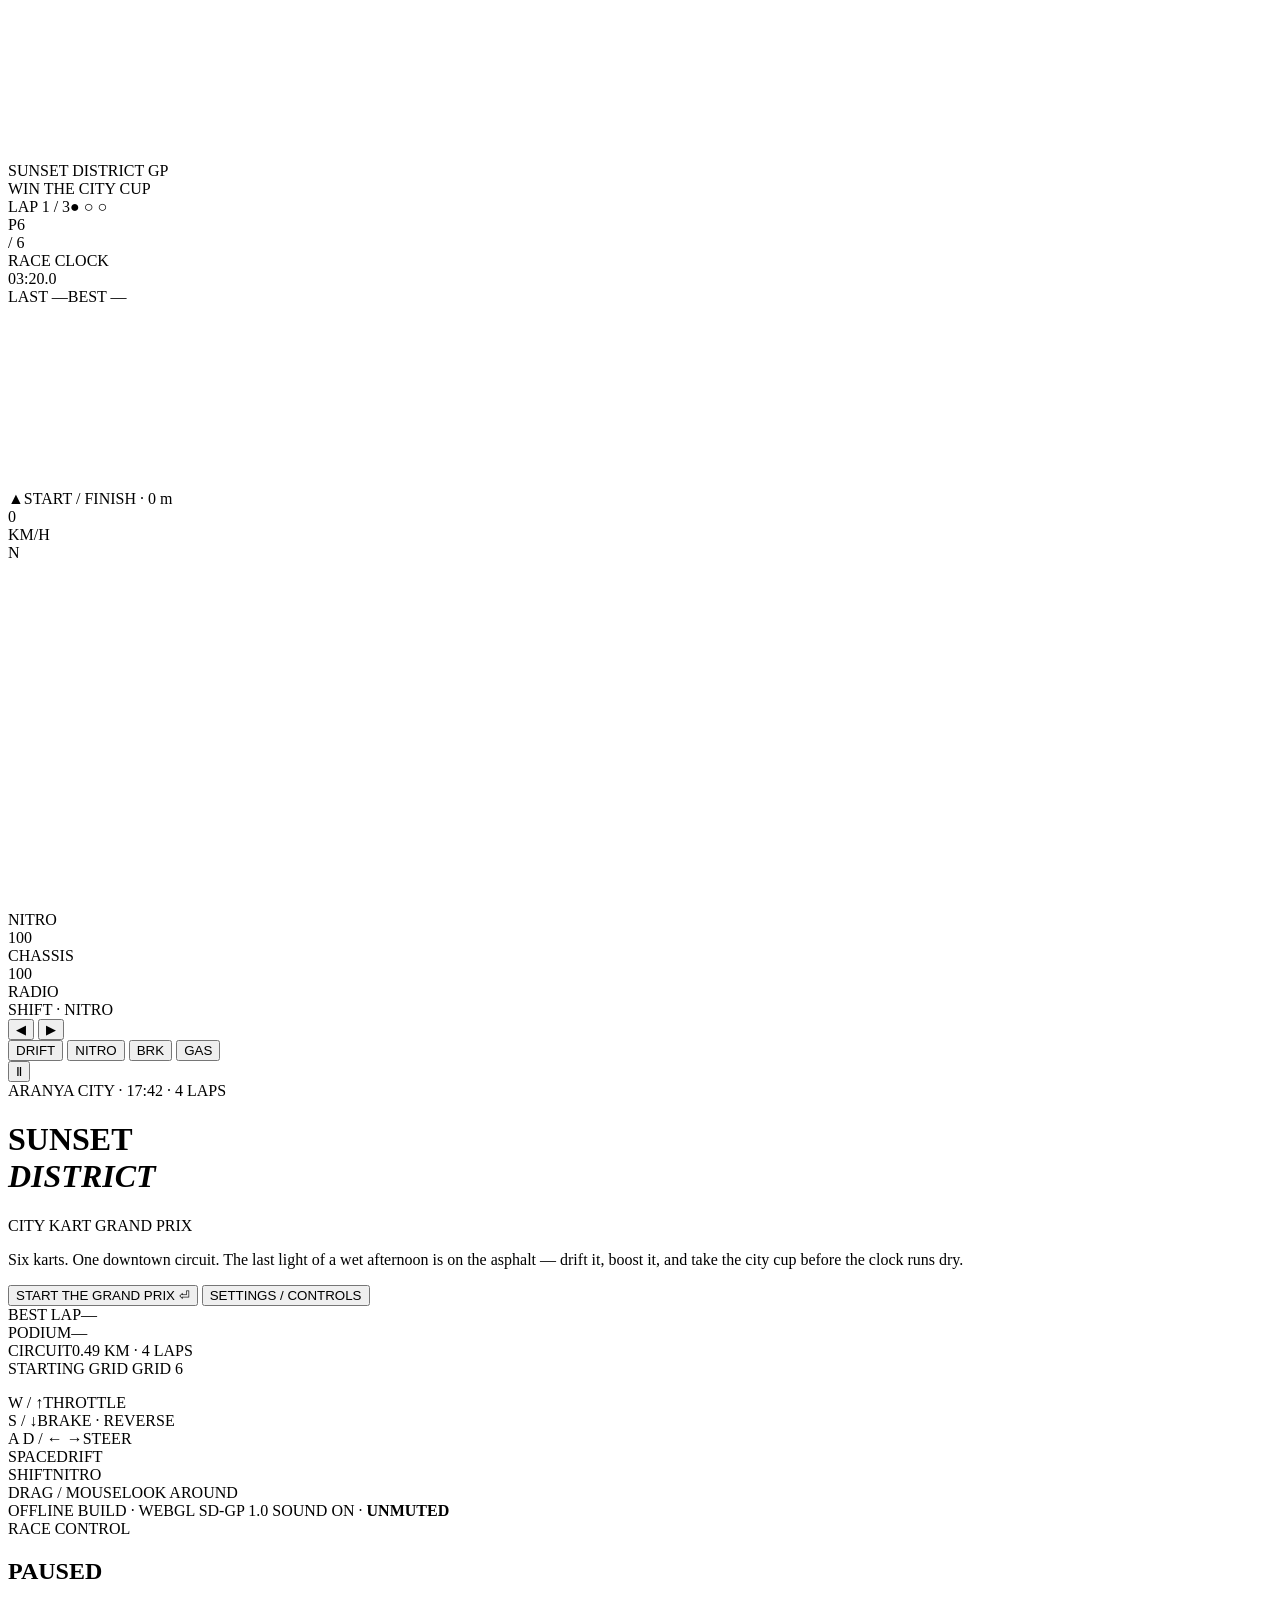
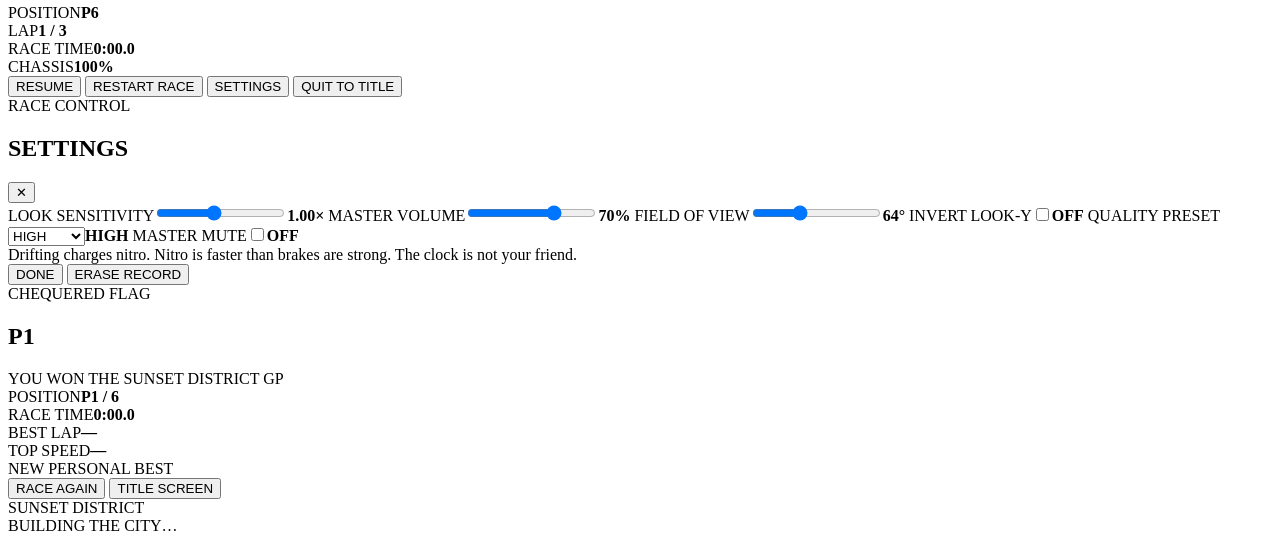
<file: src/index.template.html>
<!doctype html>
<html lang="en">
<head>
<meta charset="utf-8">
<meta name="viewport" content="width=device-width,initial-scale=1,maximum-scale=1,user-scalable=no,viewport-fit=cover">
<title>SUNSET DISTRICT — City Kart Grand Prix</title>
<link rel="icon" href="data:image/svg+xml,%3Csvg xmlns='http://www.w3.org/2000/svg' viewBox='0 0 64 64'%3E%3Crect width='64' height='64' fill='%230b0d10'/%3E%3Cpath d='M12 42h40L40 20H24z' fill='%23ffb454'/%3E%3C/svg%3E">
<style>/*__STYLE__*/</style>
</head>
<body>
<div id="app">
  <canvas id="c"></canvas>
  <div id="grade" aria-hidden="true"></div>
  <div id="flare" aria-hidden="true"></div>

  <!-- ======================= IN-RACE HUD ======================= -->
  <div id="hud" class="hidden">
    <div id="hud-top">
      <div class="hud-card" id="objective-card">
        <div class="hud-eyebrow"><span class="dot"></span> SUNSET DISTRICT GP</div>
        <div id="objective">WIN THE CITY CUP</div>
        <div class="hud-sub"><span id="lap">LAP 1 / 3</span><span id="beat-dots">● ○ ○</span></div>
      </div>

      <div id="pos-card">
        <div id="pos">P6</div>
        <div id="pos-of">/ 6</div>
      </div>

      <div class="hud-card" id="time-card">
        <div class="hud-eyebrow">RACE CLOCK</div>
        <div id="race-time">03:20.0</div>
        <div class="hud-sub"><span id="last-lap">LAST —</span><span id="best-lap">BEST —</span></div>
      </div>

      <div id="minimap-wrap">
        <canvas id="minimap" width="180" height="180"></canvas>
        <div id="compass-row"><span id="compass-arrow">▲</span><span id="compass-text">START / FINISH · 0 m</span></div>
      </div>
    </div>

    <div id="hud-bottom">
      <div id="speed-cluster">
        <div id="speed">0</div>
        <div class="speed-unit">KM/H</div>
        <div id="gear">N</div>
        <svg id="rpm" viewBox="0 0 220 60" aria-hidden="true">
          <path d="M10 50 A100 100 0 0 1 210 50" fill="none" stroke="rgba(255,255,255,.16)" stroke-width="6" stroke-linecap="round"/>
          <path id="rpm-fill" d="M10 50 A100 100 0 0 1 210 50" fill="none" stroke="#ffc46b" stroke-width="6" stroke-linecap="round" stroke-dasharray="315" stroke-dashoffset="315"/>
        </svg>
      </div>
      <div id="meters">
        <div class="meter-row">
          <span class="meter-label">NITRO</span>
          <div class="meter"><i id="nitro-fill"></i></div>
          <span id="nitro-num">100</span>
        </div>
        <div class="meter-row">
          <span class="meter-label">CHASSIS</span>
          <div class="meter dmg"><i id="damage-fill"></i></div>
          <span id="damage-num">100</span>
        </div>
      </div>
    </div>

    <div id="race-msg"></div>
    <div id="subtitle" class="hidden"><span id="subtitle-kicker">RADIO</span><span id="subtitle-text"></span></div>
    <div id="prompt" class="hidden">SHIFT · NITRO</div>
    <div id="lap-banner" class="hidden"></div>
  </div>

  <!-- ======================= TOUCH CONTROLS ======================= -->
  <div id="touch" class="hidden" aria-label="touch controls">
    <div id="t-steer">
      <button id="t-left" aria-label="steer left">◀</button>
      <button id="t-right" aria-label="steer right">▶</button>
    </div>
    <div id="t-pedals">
      <button id="t-drift" class="small" aria-label="drift">DRIFT</button>
      <button id="t-boost" class="small" aria-label="nitro">NITRO</button>
      <button id="t-brake" class="small" aria-label="brake">BRK</button>
      <button id="t-gas" aria-label="throttle">GAS</button>
    </div>
    <button id="t-pause" aria-label="pause">Ⅱ</button>
  </div>

  <!-- ======================= TITLE ======================= -->
  <div id="start" class="screen">
    <div class="title-left">
      <div class="title-eyebrow"><span class="rule"></span> ARANYA CITY · 17:42 · <span id="title-laps">4 LAPS</span></div>
      <h1>SUNSET<br><em>DISTRICT</em></h1>
      <div class="title-sub">CITY KART GRAND PRIX</div>
      <p class="premise">Six karts. One downtown circuit. The last light of a wet afternoon is on the asphalt — drift it, boost it, and take the city cup before the clock runs dry.</p>
      <div class="title-actions">
        <button id="btn-start" class="btn primary">START THE GRAND PRIX <span>⏎</span></button>
        <button id="btn-settings" class="btn ghost">SETTINGS / CONTROLS</button>
      </div>
      <div class="title-meta">
        <div><span class="k">BEST LAP</span><span id="title-best">—</span></div>
        <div><span class="k">PODIUM</span><span id="title-podium">—</span></div>
        <div><span class="k">CIRCUIT</span><span id="title-circuit">0.49 KM · 4 LAPS</span></div>
      </div>
    </div>
    <div class="title-right">
      <div class="grid-card">
        <div class="gc-head">STARTING GRID <span>GRID 6</span></div>
        <ol id="grid-list"></ol>
      </div>
      <div class="controls-card">
        <div class="cc-row"><span>W / ↑</span><span>THROTTLE</span></div>
        <div class="cc-row"><span>S / ↓</span><span>BRAKE · REVERSE</span></div>
        <div class="cc-row"><span>A D / ← →</span><span>STEER</span></div>
        <div class="cc-row"><span>SPACE</span><span>DRIFT</span></div>
        <div class="cc-row"><span>SHIFT</span><span>NITRO</span></div>
        <div class="cc-row"><span>DRAG / MOUSE</span><span>LOOK AROUND</span></div>
      </div>
    </div>
    <div class="title-footer">
      <span>OFFLINE BUILD · WEBGL</span>
      <span id="build-id">SD-GP 1.0</span>
      <span>SOUND ON · <b id="title-mute">UNMUTED</b></span>
    </div>
  </div>

  <!-- ======================= PAUSE ======================= -->
  <div id="pause" class="screen modal hidden">
    <div class="panel pause-panel">
      <div class="panel-eyebrow">RACE CONTROL</div>
      <h2>PAUSED</h2>
      <div class="pause-stats">
        <div><span class="k">POSITION</span><b id="p-pos">P6</b></div>
        <div><span class="k">LAP</span><b id="p-lap">1 / 3</b></div>
        <div><span class="k">RACE TIME</span><b id="p-time">0:00.0</b></div>
        <div><span class="k">CHASSIS</span><b id="p-dmg">100%</b></div>
      </div>
      <div class="panel-actions">
        <button id="btn-resume" class="btn primary">RESUME</button>
        <button id="btn-restart" class="btn ghost">RESTART RACE</button>
        <button id="btn-pause-settings" class="btn ghost">SETTINGS</button>
        <button id="btn-quit" class="btn ghost">QUIT TO TITLE</button>
      </div>
    </div>
  </div>

  <!-- ======================= SETTINGS ======================= -->
  <div id="settings" class="screen modal hidden">
    <div class="panel settings-panel">
      <div class="panel-head">
        <div>
          <div class="panel-eyebrow">RACE CONTROL</div>
          <h2>SETTINGS</h2>
        </div>
        <button id="btn-close-settings" class="icon-btn" aria-label="close settings">✕</button>
      </div>
      <div class="settings-grid">
        <label class="set-row"><span>LOOK SENSITIVITY</span><input id="set-sensitivity" type="range" min="20" max="200" step="5" value="100"><b id="val-sensitivity">1.00×</b></label>
        <label class="set-row"><span>MASTER VOLUME</span><input id="set-volume" type="range" min="0" max="100" step="1" value="70"><b id="val-volume">70%</b></label>
        <label class="set-row"><span>FIELD OF VIEW</span><input id="set-fov" type="range" min="52" max="86" step="1" value="64"><b id="val-fov">64°</b></label>
        <label class="set-row"><span>INVERT LOOK-Y</span><input id="set-invert" type="checkbox"><b id="val-invert">OFF</b></label>
        <label class="set-row"><span>QUALITY PRESET</span>
          <select id="set-quality">
            <option value="low">LOW</option><option value="medium">MEDIUM</option>
            <option value="high" selected>HIGH</option><option value="ultra">ULTRA</option>
          </select><b id="val-quality">HIGH</b></label>
        <label class="set-row"><span>MASTER MUTE</span><input id="set-mute" type="checkbox"><b id="val-mute">OFF</b></label>
      </div>
      <div class="settings-note">Drifting charges nitro. Nitro is faster than brakes are strong. The clock is not your friend.</div>
      <div class="panel-actions row">
        <button id="btn-settings-done" class="btn primary">DONE</button>
        <button id="btn-reset-save" class="btn ghost danger">ERASE RECORD</button>
      </div>
    </div>
  </div>

  <!-- ======================= END ======================= -->
  <div id="end" class="screen modal hidden">
    <div class="panel end-panel">
      <div class="panel-eyebrow" id="end-kicker">CHEQUERED FLAG</div>
      <h2 id="end-title">P1</h2>
      <div id="end-cause">YOU WON THE SUNSET DISTRICT GP</div>
      <div class="end-stats">
        <div><span class="k">POSITION</span><b id="e-pos">P1 / 6</b></div>
        <div><span class="k">RACE TIME</span><b id="e-time">0:00.0</b></div>
        <div><span class="k">BEST LAP</span><b id="e-best">—</b></div>
        <div><span class="k">TOP SPEED</span><b id="e-top">—</b></div>
      </div>
      <div class="end-flag" id="end-flag">NEW PERSONAL BEST</div>
      <div class="panel-actions row">
        <button id="btn-again" class="btn primary">RACE AGAIN</button>
        <button id="btn-end-menu" class="btn ghost">TITLE SCREEN</button>
      </div>
    </div>
  </div>

  <div id="loading" class="screen"><div class="load-mark">SUNSET DISTRICT</div><div class="load-bar"><i id="load-fill"></i></div><div class="load-text" id="load-text">BUILDING THE CITY…</div></div>
  <noscript><div style="color:#fff;padding:2rem">This game needs JavaScript and WebGL.</div></noscript>
</div>
<script>/*__THREE__*/</script>
<script>/*__GAME__*/</script>
</body>
</html>
</file>
